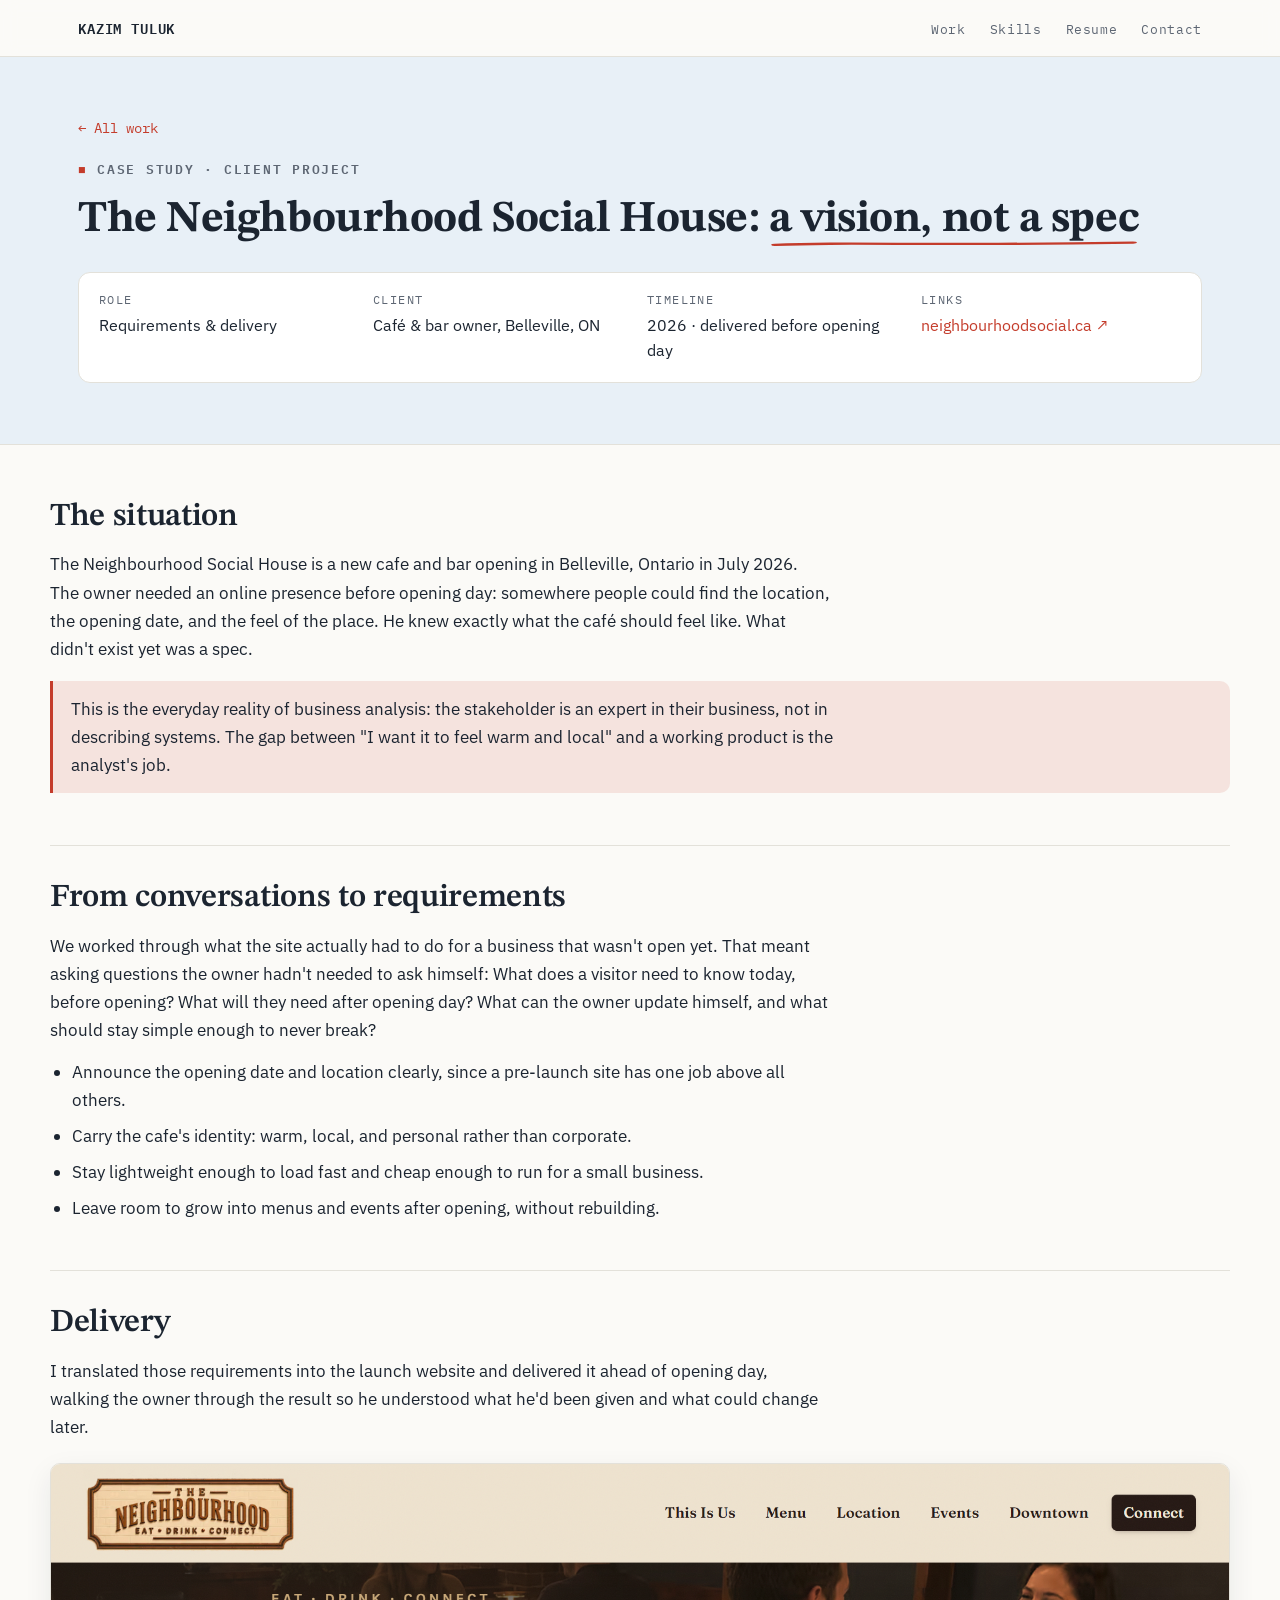
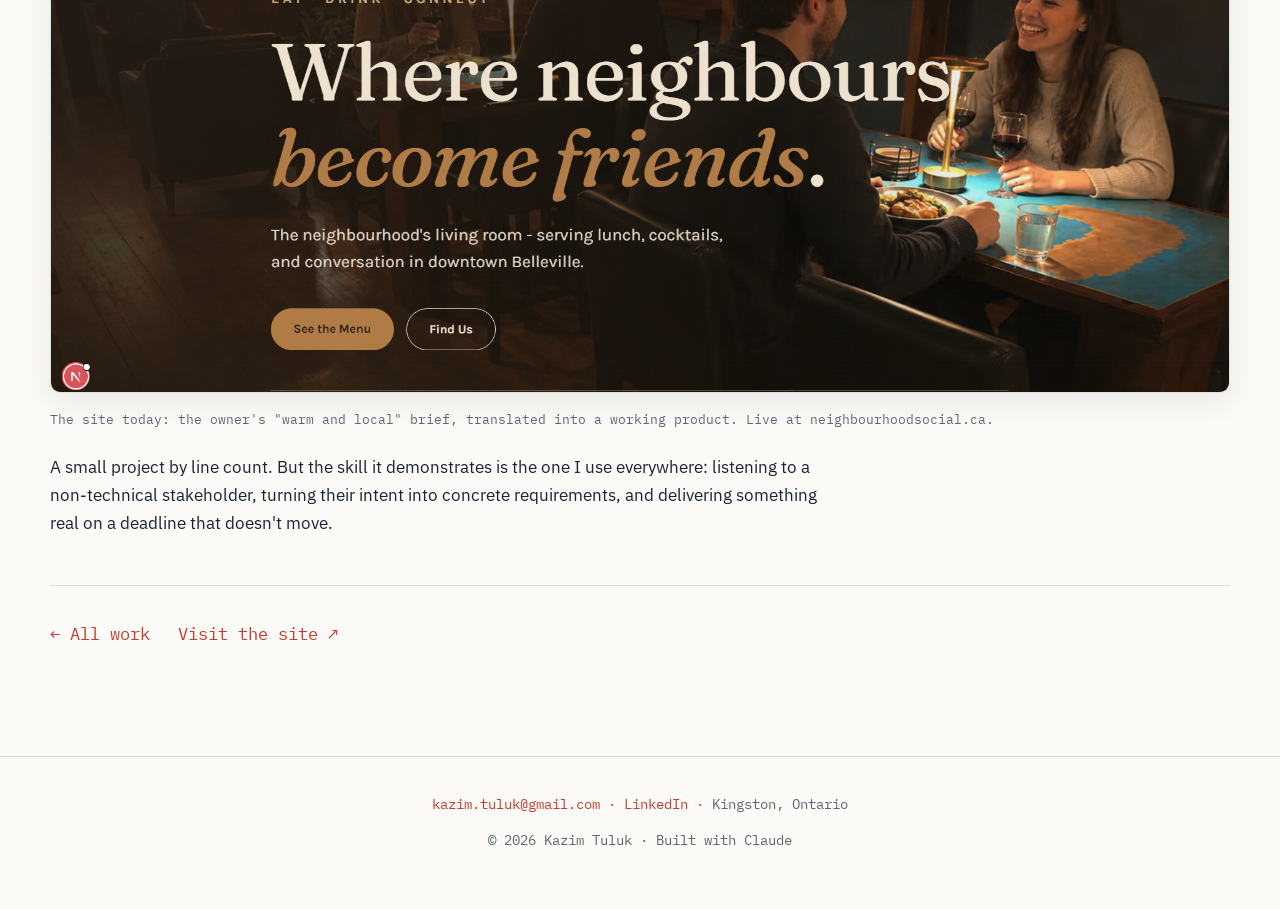
<file: neighbourhood-social.html>
<!DOCTYPE html>
<html lang="en">
<head>
  <meta charset="UTF-8" />
  <meta name="viewport" content="width=device-width, initial-scale=1" />
  <title>The Neighbourhood Social House · Case Study · Kazim Tuluk</title>
  <meta name="description" content="Case study: gathering requirements from a small-business owner and delivering a launch website for a Belleville cafe." />
  <link rel="preconnect" href="https://fonts.googleapis.com">
  <link rel="preconnect" href="https://fonts.gstatic.com" crossorigin>
  <link href="https://fonts.googleapis.com/css2?family=STIX+Two+Text:wght@400;600;700&family=IBM+Plex+Sans:wght@400;500;600&family=IBM+Plex+Mono:wght@400;600&display=swap" rel="stylesheet">
  <link rel="stylesheet" href="style.css">
</head>
<body>

<header class="site">
  <div class="top">
    <a class="brand" href="index.html">KAZIM TULUK</a>
    <nav class="primary" aria-label="Primary">
      <a href="index.html#work">Work</a>
      <a href="index.html#skills">Skills</a>
      <a href="assets/resume.pdf" target="_blank" rel="noreferrer">Resume</a>
      <a href="index.html#contact">Contact</a>
    </nav>
  </div>
</header>

<section class="cs-hero">
  <div class="wrap">
    <a class="back" href="index.html#work">← All work</a>
    <span class="eyebrow" style="margin-top:18px"><span class="tick">■</span> Case study · Client project</span>
    <h1>The Neighbourhood Social House: <span class="pen">a vision, not a spec</span></h1>
    <dl class="cs-meta">
      <div><dt>Role</dt><dd>Requirements &amp; delivery</dd></div>
      <div><dt>Client</dt><dd>Café &amp; bar owner, Belleville, ON</dd></div>
      <div><dt>Timeline</dt><dd>2026 · delivered before opening day</dd></div>
      <div><dt>Links</dt><dd><a href="https://www.neighbourhoodsocial.ca" target="_blank" rel="noreferrer">neighbourhoodsocial.ca ↗</a></dd></div>
    </dl>
  </div>
</section>

<div class="wrap cs-body">

  <section class="section">
    <h2>The situation</h2>
    <p>
      The Neighbourhood Social House is a new cafe and bar opening in Belleville, Ontario in July 2026.
      The owner needed an online presence before opening day: somewhere people could find the location,
      the opening date, and the feel of the place. He knew exactly what the café should feel like.
      What didn't exist yet was a spec.
    </p>
    <div class="callout">
      <p>This is the everyday reality of business analysis: the stakeholder is an expert in their business, not in describing systems. The gap between "I want it to feel warm and local" and a working product is the analyst's job.</p>
    </div>
  </section>

  <section class="section">
    <h2>From conversations to requirements</h2>
    <p>
      We worked through what the site actually had to do for a business that wasn't open yet.
      That meant asking questions the owner hadn't needed to ask himself: What does a visitor need to know
      today, before opening? What will they need after opening day? What can the owner update himself,
      and what should stay simple enough to never break?
    </p>
    <ul>
      <li>Announce the opening date and location clearly, since a pre-launch site has one job above all others.</li>
      <li>Carry the cafe's identity: warm, local, and personal rather than corporate.</li>
      <li>Stay lightweight enough to load fast and cheap enough to run for a small business.</li>
      <li>Leave room to grow into menus and events after opening, without rebuilding.</li>
    </ul>
  </section>

  <section class="section">
    <h2>Delivery</h2>
    <p>
      I translated those requirements into the launch website and delivered it ahead of opening day,
      walking the owner through the result so he understood what he'd been given and what could change later.
    </p>
    <figure class="shot">
      <img src="assets/nsh-home.png" alt="The Neighbourhood Social House launch website" onerror="this.parentElement.style.display='none'">
      <figcaption>The site today: the owner's "warm and local" brief, translated into a working product. Live at neighbourhoodsocial.ca.</figcaption>
    </figure>
    <p>
      A small project by line count. But the skill it demonstrates is the one I use everywhere:
      listening to a non-technical stakeholder, turning their intent into concrete requirements,
      and delivering something real on a deadline that doesn't move.
    </p>
  </section>

  <section class="section">
    <p class="links" style="font-family:'IBM Plex Mono',monospace">
      <a href="index.html#work">← All work</a>
      <a style="margin-left:18px" href="https://www.neighbourhoodsocial.ca" target="_blank" rel="noreferrer">Visit the site ↗</a>
    </p>
  </section>

</div>

<footer class="site">
  <p><a href="mailto:kazim.tuluk@gmail.com">kazim.tuluk@gmail.com</a> · <a href="https://www.linkedin.com/in/kazim-tuluk-b4215170" target="_blank" rel="noreferrer">LinkedIn</a> · Kingston, Ontario</p>
  <p>© <span id="y"></span> Kazim Tuluk · Built with Claude</p>
</footer>
<script>document.getElementById('y').textContent = new Date().getFullYear();</script>
</body>
</html>
</file>
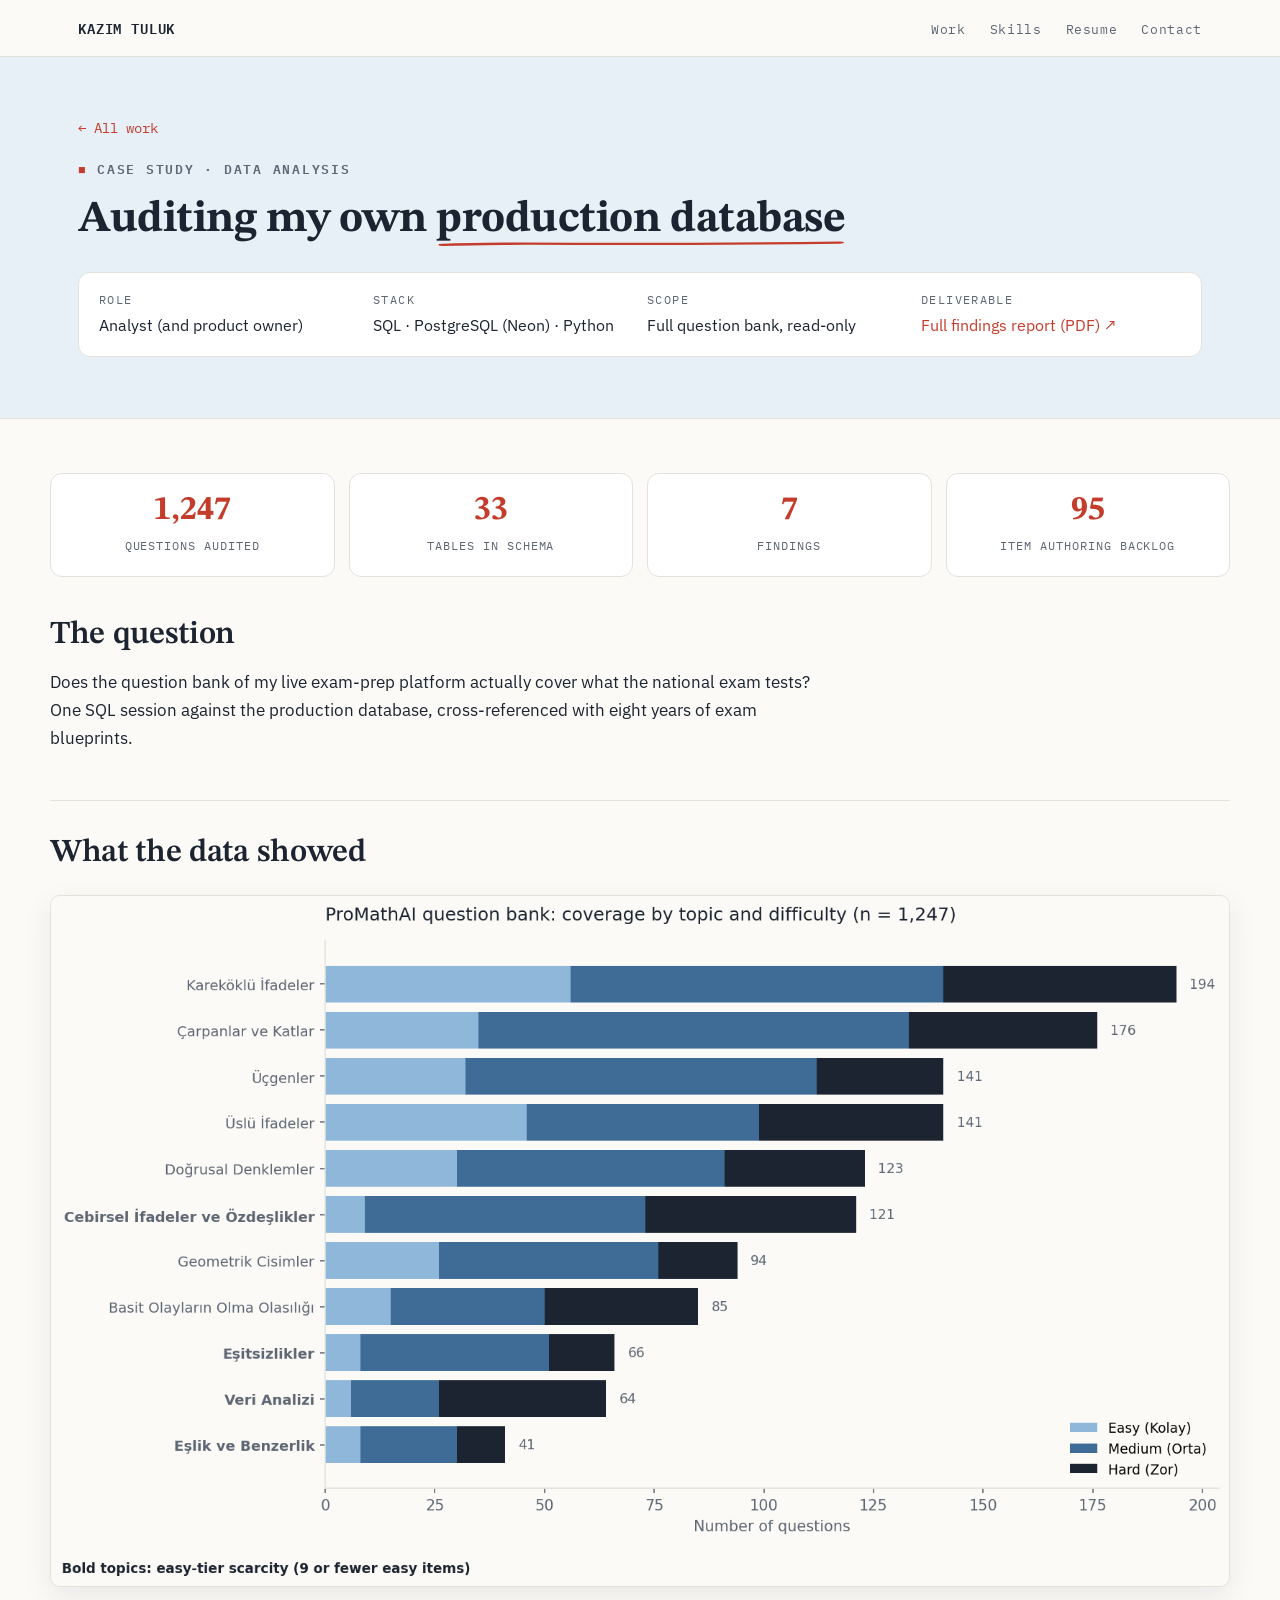
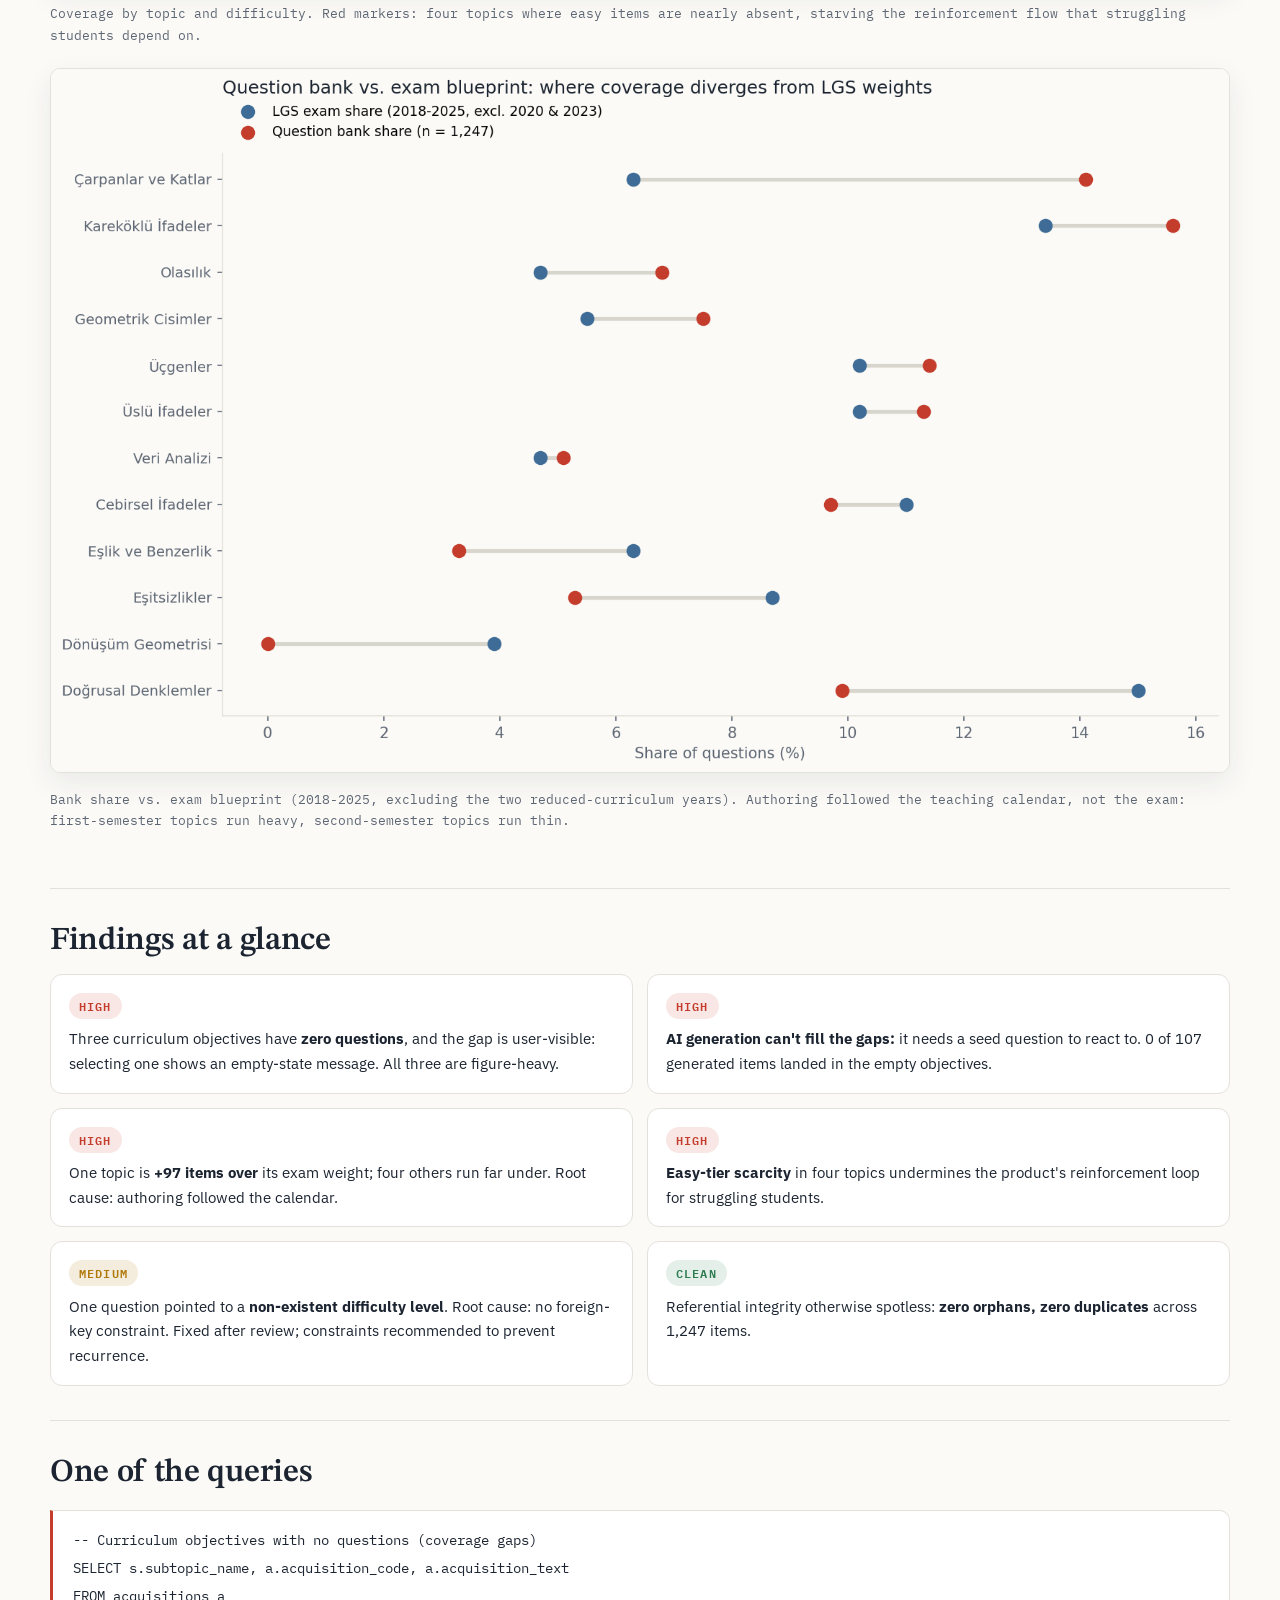
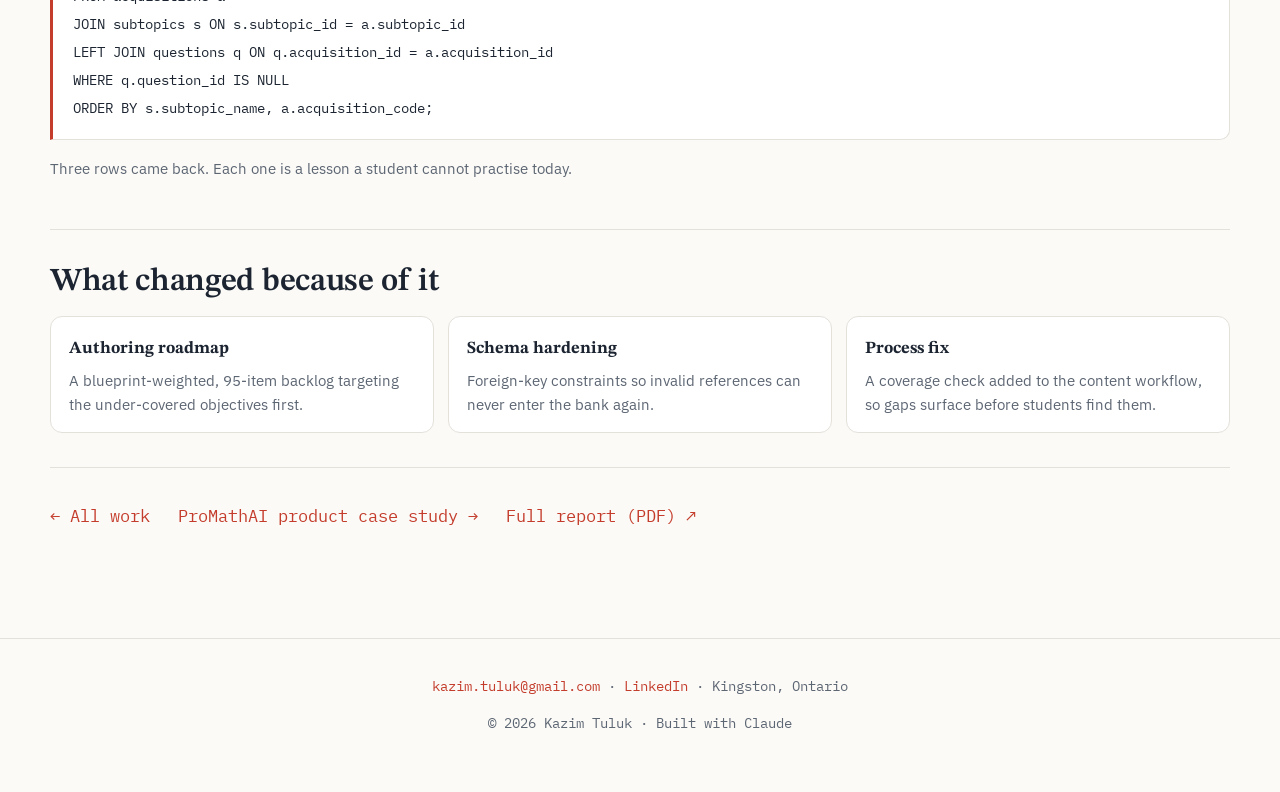
<file: promathai-analytics.html>
<!DOCTYPE html>
<html lang="en">
<head>
  <meta charset="UTF-8" />
  <meta name="viewport" content="width=device-width, initial-scale=1" />
  <title>ProMathAI Analytics · Case Study · Kazim Tuluk</title>
  <meta name="description" content="Case study: a SQL audit of ProMathAI's production question bank. 1,247 items, 7 findings, one authoring roadmap." />
  <link rel="preconnect" href="https://fonts.googleapis.com">
  <link rel="preconnect" href="https://fonts.gstatic.com" crossorigin>
  <link href="https://fonts.googleapis.com/css2?family=STIX+Two+Text:wght@400;600;700&family=IBM+Plex+Sans:wght@400;500;600&family=IBM+Plex+Mono:wght@400;600&display=swap" rel="stylesheet">
  <link rel="stylesheet" href="style.css">
</head>
<body>

<header class="site">
  <div class="top">
    <a class="brand" href="index.html">KAZIM TULUK</a>
    <nav class="primary" aria-label="Primary">
      <a href="index.html#work">Work</a>
      <a href="index.html#skills">Skills</a>
      <a href="assets/resume.pdf" target="_blank" rel="noreferrer">Resume</a>
      <a href="index.html#contact">Contact</a>
    </nav>
  </div>
</header>

<section class="cs-hero">
  <div class="wrap">
    <a class="back" href="index.html#work">← All work</a>
    <span class="eyebrow" style="margin-top:18px"><span class="tick">■</span> Case study · Data analysis</span>
    <h1>Auditing my own <span class="pen">production database</span></h1>
    <dl class="cs-meta">
      <div><dt>Role</dt><dd>Analyst (and product owner)</dd></div>
      <div><dt>Stack</dt><dd>SQL · PostgreSQL (Neon) · Python</dd></div>
      <div><dt>Scope</dt><dd>Full question bank, read-only</dd></div>
      <div><dt>Deliverable</dt><dd><a href="assets/promathai-audit.pdf" target="_blank" rel="noreferrer">Full findings report (PDF) ↗</a></dd></div>
    </dl>
  </div>
</section>

<div class="wrap cs-body">

  <div class="stat-band">
    <div class="stat"><b>1,247</b><span>questions audited</span></div>
    <div class="stat"><b>33</b><span>tables in schema</span></div>
    <div class="stat"><b>7</b><span>findings</span></div>
    <div class="stat"><b>95</b><span>item authoring backlog</span></div>
  </div>

  <section class="section">
    <h2>The question</h2>
    <p>
      Does the question bank of my live exam-prep platform actually cover what the national exam tests?
      One SQL session against the production database, cross-referenced with eight years of exam blueprints.
    </p>
  </section>

  <section class="section">
    <h2>What the data showed</h2>
    <figure class="shot">
      <img src="assets/audit-coverage.png" alt="Question bank coverage by topic and difficulty">
      <figcaption>Coverage by topic and difficulty. Red markers: four topics where easy items are nearly absent, starving the reinforcement flow that struggling students depend on.</figcaption>
    </figure>
    <figure class="shot">
      <img src="assets/audit-blueprint.png" alt="Question bank share vs LGS exam blueprint share">
      <figcaption>Bank share vs. exam blueprint (2018-2025, excluding the two reduced-curriculum years). Authoring followed the teaching calendar, not the exam: first-semester topics run heavy, second-semester topics run thin.</figcaption>
    </figure>
  </section>

  <section class="section">
    <h2>Findings at a glance</h2>
    <div class="finding-grid">
      <div class="finding"><span class="sev high">High</span><p>Three curriculum objectives have <b>zero questions</b>, and the gap is user-visible: selecting one shows an empty-state message. All three are figure-heavy.</p></div>
      <div class="finding"><span class="sev high">High</span><p><b>AI generation can't fill the gaps:</b> it needs a seed question to react to. 0 of 107 generated items landed in the empty objectives.</p></div>
      <div class="finding"><span class="sev high">High</span><p>One topic is <b>+97 items over</b> its exam weight; four others run far under. Root cause: authoring followed the calendar.</p></div>
      <div class="finding"><span class="sev high">High</span><p><b>Easy-tier scarcity</b> in four topics undermines the product's reinforcement loop for struggling students.</p></div>
      <div class="finding"><span class="sev med">Medium</span><p>One question pointed to a <b>non-existent difficulty level</b>. Root cause: no foreign-key constraint. Fixed after review; constraints recommended to prevent recurrence.</p></div>
      <div class="finding"><span class="sev low">Clean</span><p>Referential integrity otherwise spotless: <b>zero orphans, zero duplicates</b> across 1,247 items.</p></div>
    </div>
  </section>

  <section class="section">
    <h2>One of the queries</h2>
    <pre class="sql"><code>-- Curriculum objectives with no questions (coverage gaps)
SELECT s.subtopic_name, a.acquisition_code, a.acquisition_text
FROM acquisitions a
JOIN subtopics s ON s.subtopic_id = a.subtopic_id
LEFT JOIN questions q ON q.acquisition_id = a.acquisition_id
WHERE q.question_id IS NULL
ORDER BY s.subtopic_name, a.acquisition_code;</code></pre>
    <p class="muted" style="font-size:14.5px">Three rows came back. Each one is a lesson a student cannot practise today.</p>
  </section>

  <section class="section">
    <h2>What changed because of it</h2>
    <div class="outcome-grid">
      <div class="outcome"><b>Authoring roadmap</b><p>A blueprint-weighted, 95-item backlog targeting the under-covered objectives first.</p></div>
      <div class="outcome"><b>Schema hardening</b><p>Foreign-key constraints so invalid references can never enter the bank again.</p></div>
      <div class="outcome"><b>Process fix</b><p>A coverage check added to the content workflow, so gaps surface before students find them.</p></div>
    </div>
  </section>

  <section class="section">
    <p class="links" style="font-family:'IBM Plex Mono',monospace">
      <a href="index.html#work">← All work</a>
      <a style="margin-left:18px" href="promathai.html">ProMathAI product case study →</a>
      <a style="margin-left:18px" href="assets/promathai-audit.pdf" target="_blank" rel="noreferrer">Full report (PDF) ↗</a>
    </p>
  </section>

</div>

<footer class="site">
  <p><a href="mailto:kazim.tuluk@gmail.com">kazim.tuluk@gmail.com</a> · <a href="https://www.linkedin.com/in/kazim-tuluk-b4215170" target="_blank" rel="noreferrer">LinkedIn</a> · Kingston, Ontario</p>
  <p>© <span id="y"></span> Kazim Tuluk · Built with Claude</p>
</footer>
<script>document.getElementById('y').textContent = new Date().getFullYear();</script>
</body>
</html>
</file>
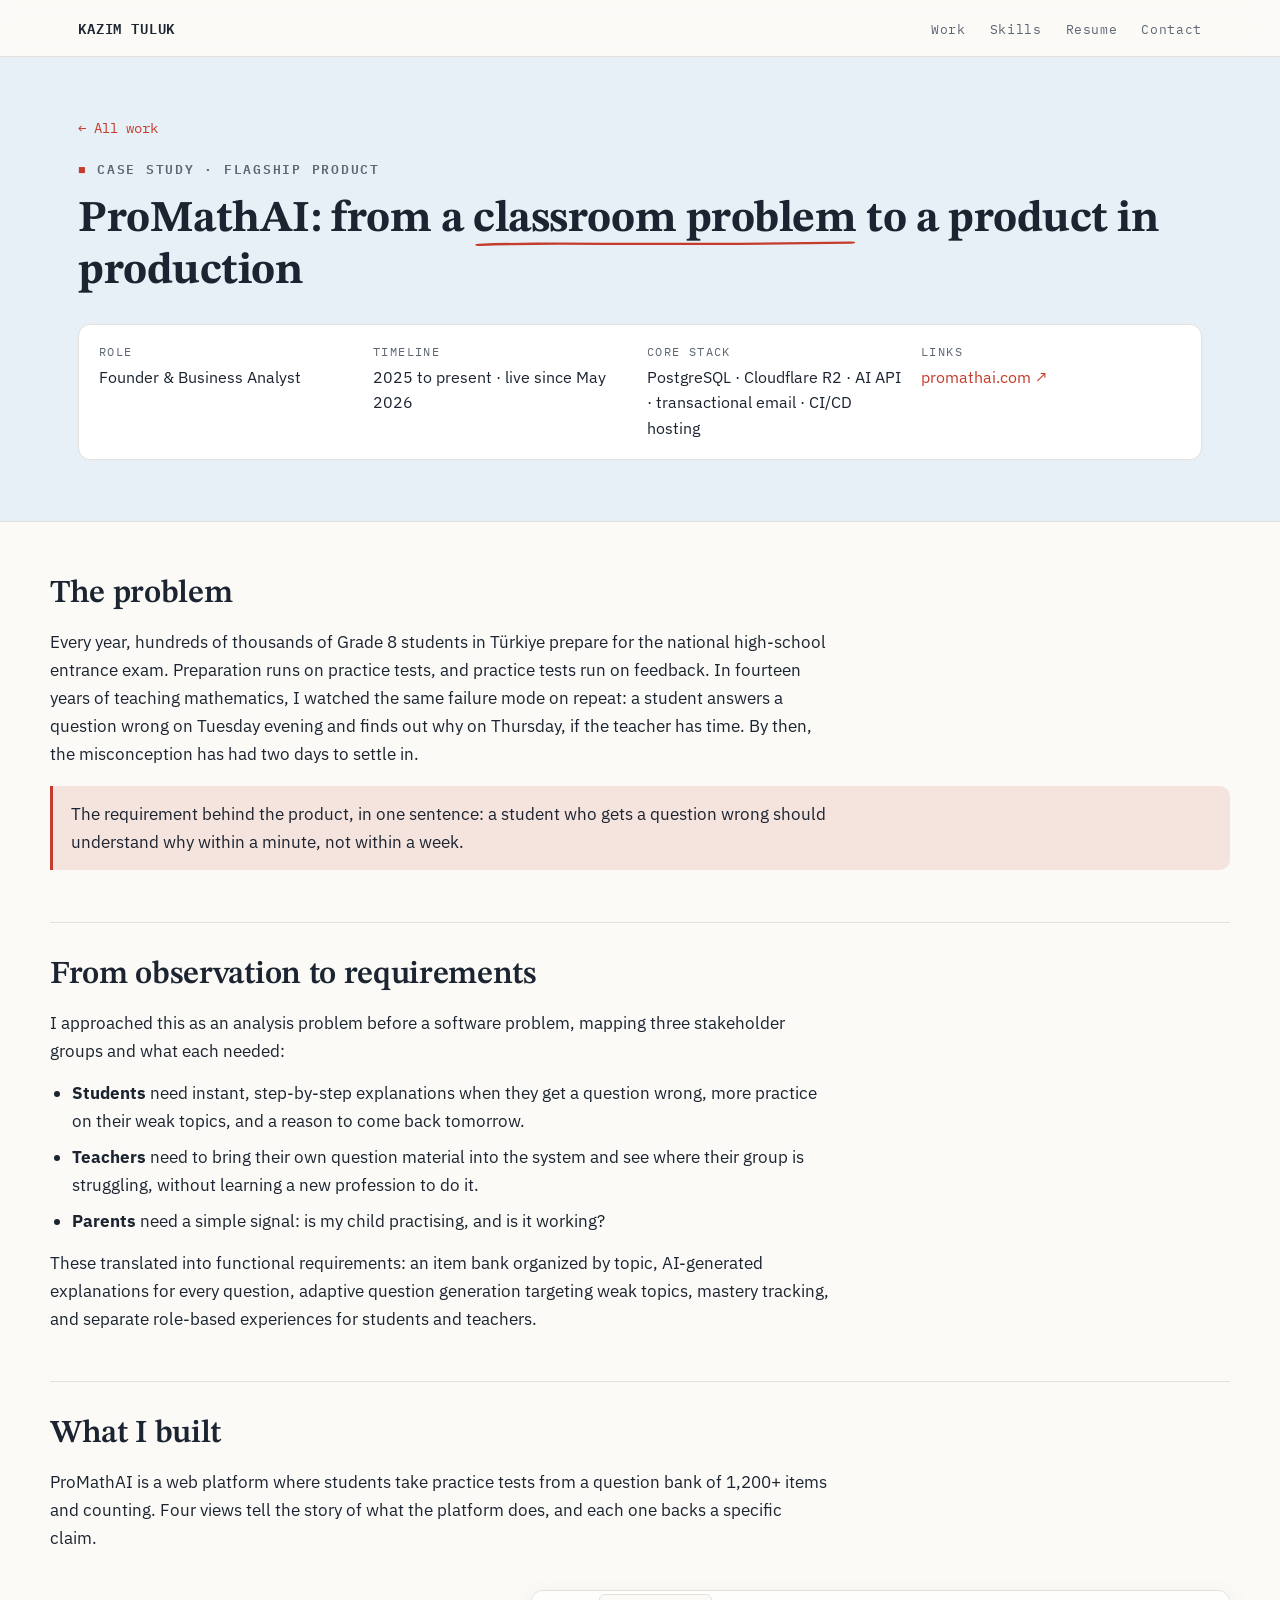
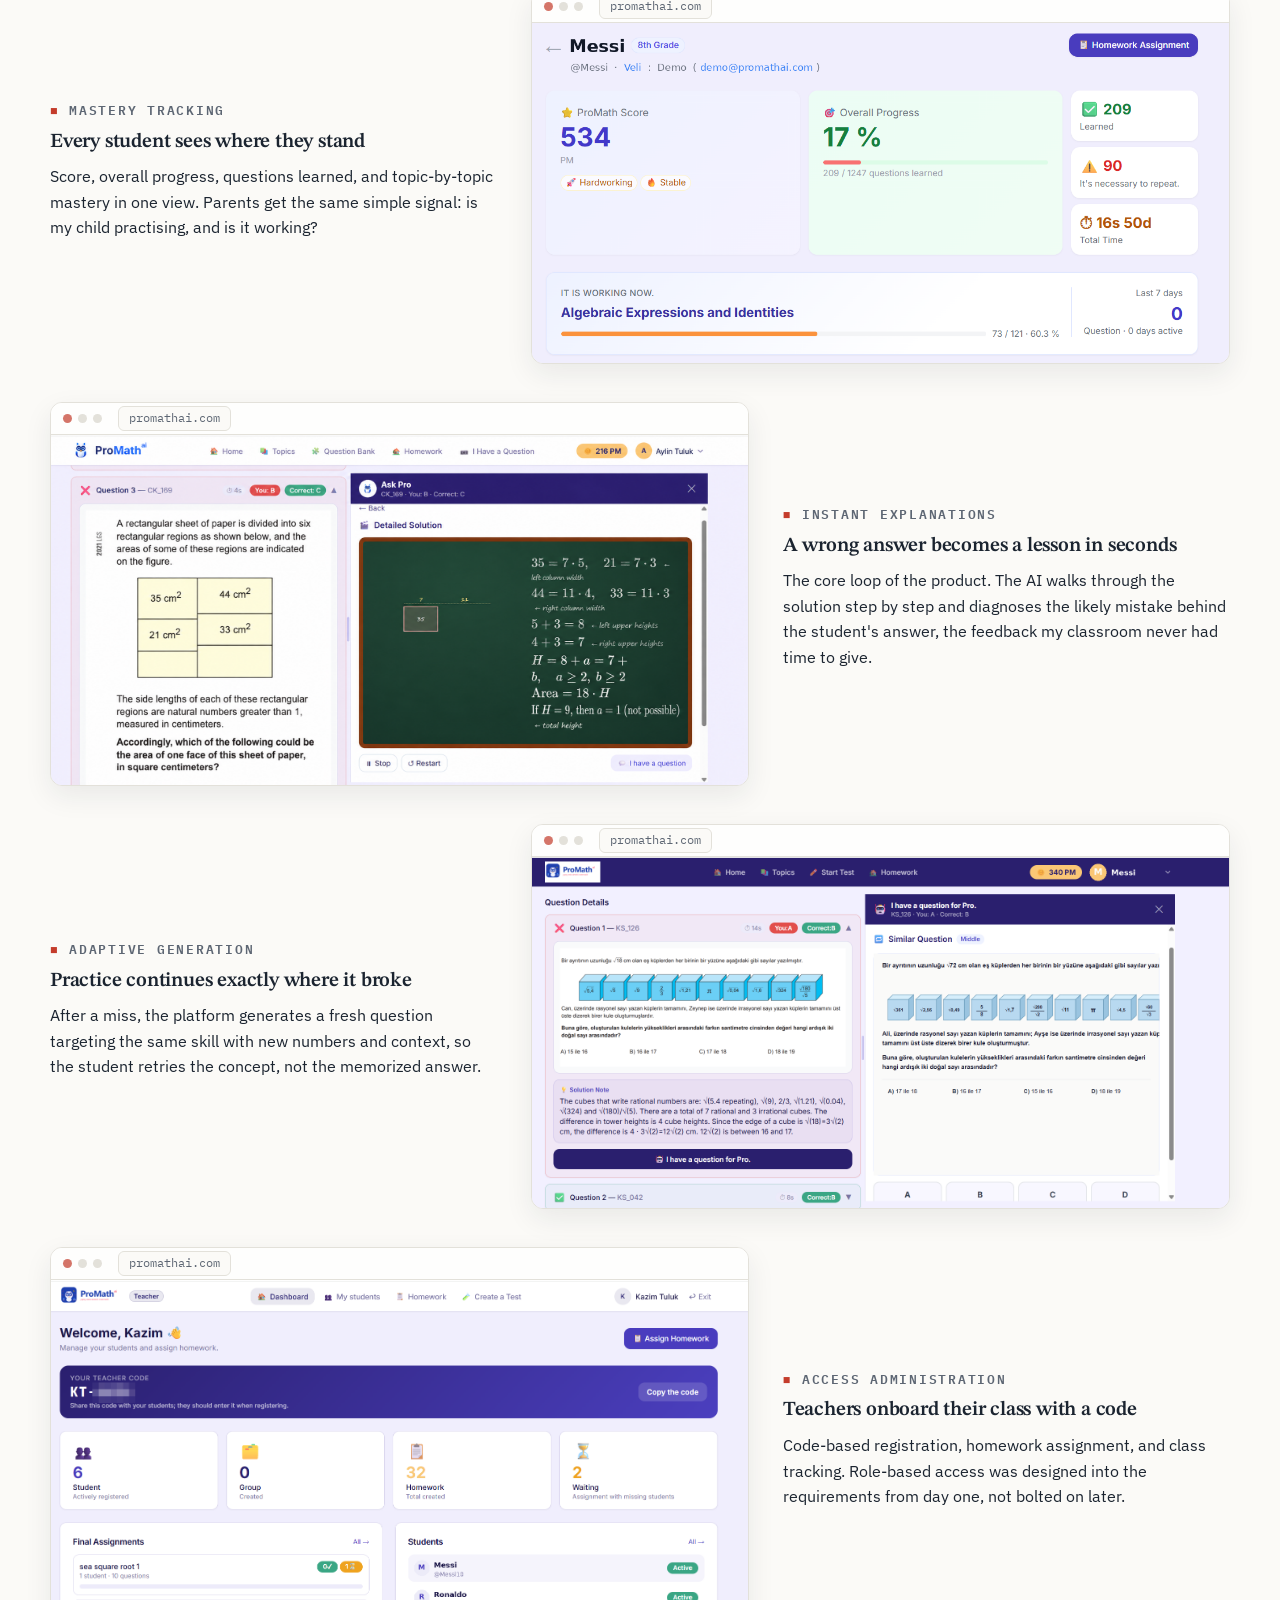
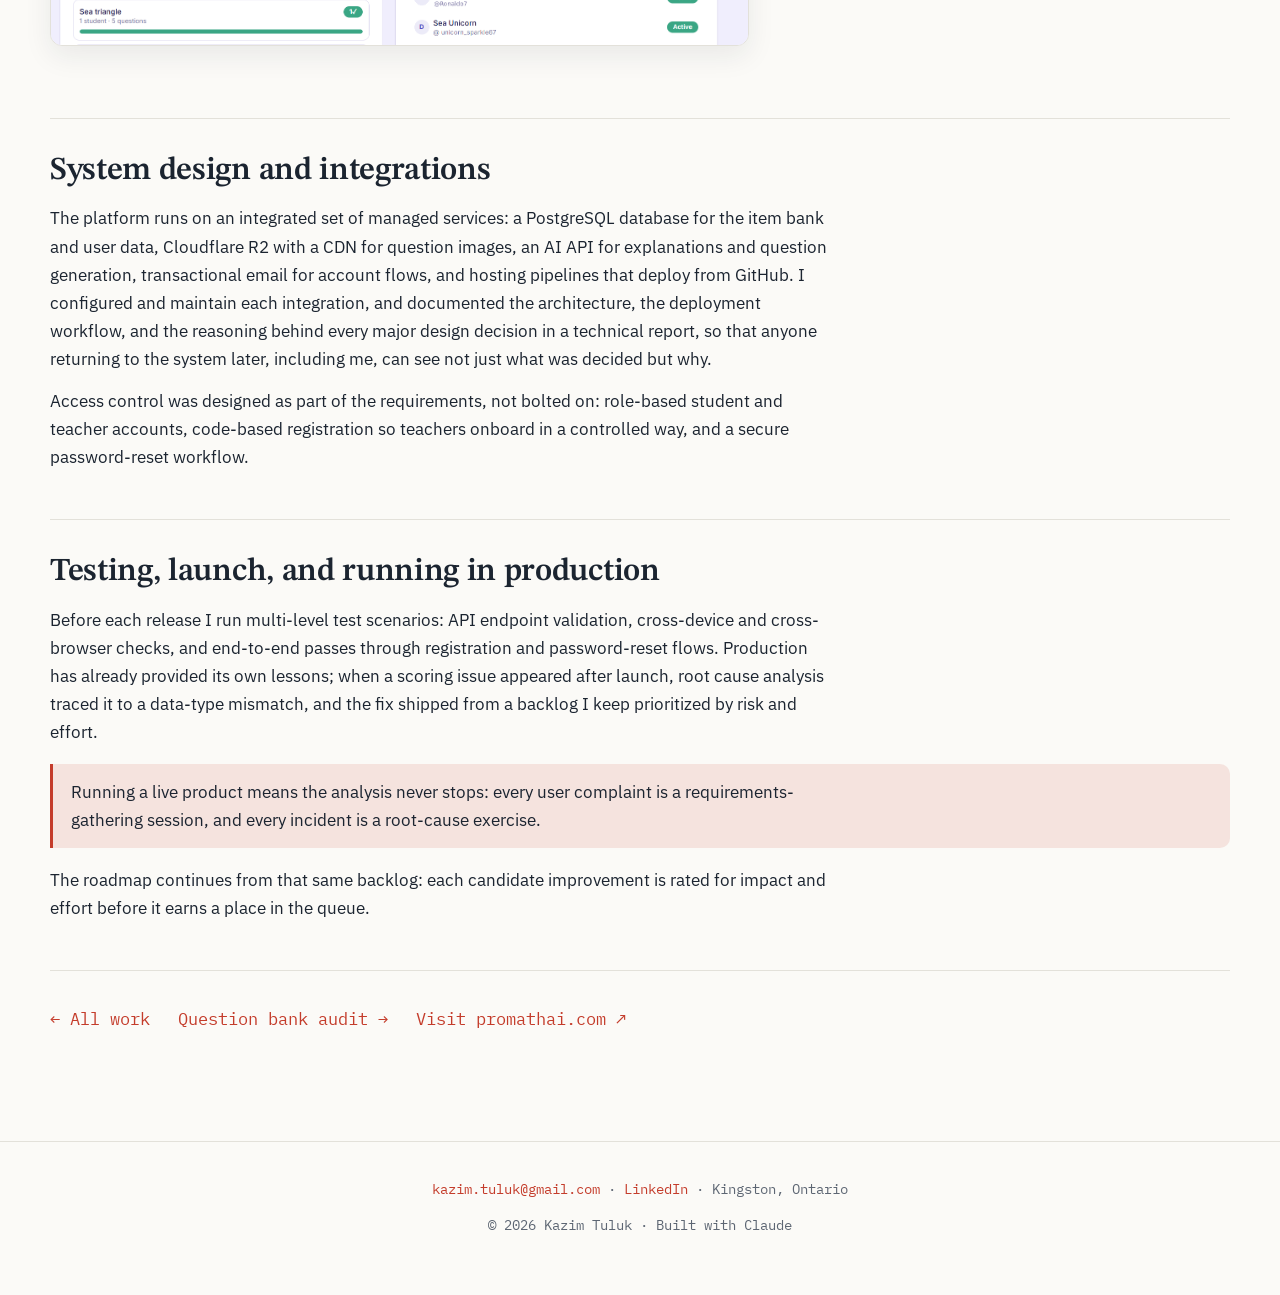
<file: promathai.html>
<!DOCTYPE html>
<html lang="en">
<head>
  <meta charset="UTF-8" />
  <meta name="viewport" content="width=device-width, initial-scale=1" />
  <title>ProMathAI · Case Study · Kazim Tuluk</title>
  <meta name="description" content="Case study: how a classroom problem became promathai.com, an AI-powered math practice platform in production." />
  <link rel="preconnect" href="https://fonts.googleapis.com">
  <link rel="preconnect" href="https://fonts.gstatic.com" crossorigin>
  <link href="https://fonts.googleapis.com/css2?family=STIX+Two+Text:wght@400;600;700&family=IBM+Plex+Sans:wght@400;500;600&family=IBM+Plex+Mono:wght@400;600&display=swap" rel="stylesheet">
  <link rel="stylesheet" href="style.css">
</head>
<body>

<header class="site">
  <div class="top">
    <a class="brand" href="index.html">KAZIM TULUK</a>
    <nav class="primary" aria-label="Primary">
      <a href="index.html#work">Work</a>
      <a href="index.html#skills">Skills</a>
      <a href="assets/resume.pdf" target="_blank" rel="noreferrer">Resume</a>
      <a href="index.html#contact">Contact</a>
    </nav>
  </div>
</header>

<section class="cs-hero">
  <div class="wrap">
    <a class="back" href="index.html#work">← All work</a>
    <span class="eyebrow" style="margin-top:18px"><span class="tick">■</span> Case study · Flagship product</span>
    <h1>ProMathAI: from a <span class="pen">classroom problem</span> to a product in production</h1>
    <dl class="cs-meta">
      <div><dt>Role</dt><dd>Founder &amp; Business Analyst</dd></div>
      <div><dt>Timeline</dt><dd>2025 to present · live since May 2026</dd></div>
      <div><dt>Core stack</dt><dd>PostgreSQL · Cloudflare R2 · AI API · transactional email · CI/CD hosting</dd></div>
      <div><dt>Links</dt><dd><a href="https://promathai.com" target="_blank" rel="noreferrer">promathai.com ↗</a></dd></div>
    </dl>
  </div>
</section>

<div class="wrap cs-body">

  <section class="section">
    <h2>The problem</h2>
    <p>
      Every year, hundreds of thousands of Grade 8 students in Türkiye prepare for the national high-school entrance exam.
      Preparation runs on practice tests, and practice tests run on feedback. In fourteen years of teaching mathematics,
      I watched the same failure mode on repeat: a student answers a question wrong on Tuesday evening and finds out
      why on Thursday, if the teacher has time. By then, the misconception has had two days to settle in.
    </p>
    <div class="callout">
      <p>The requirement behind the product, in one sentence: a student who gets a question wrong should understand why within a minute, not within a week.</p>
    </div>
  </section>

  <section class="section">
    <h2>From observation to requirements</h2>
    <p>
      I approached this as an analysis problem before a software problem, mapping three stakeholder groups and what each needed:
    </p>
    <ul>
      <li><strong>Students</strong> need instant, step-by-step explanations when they get a question wrong, more practice on their weak topics, and a reason to come back tomorrow.</li>
      <li><strong>Teachers</strong> need to bring their own question material into the system and see where their group is struggling, without learning a new profession to do it.</li>
      <li><strong>Parents</strong> need a simple signal: is my child practising, and is it working?</li>
    </ul>
    <p>
      These translated into functional requirements: an item bank organized by topic, AI-generated explanations for
      every question, adaptive question generation targeting weak topics, mastery tracking, and separate role-based
      experiences for students and teachers.
    </p>
  </section>

  <section class="section">
    <h2>What I built</h2>
    <p>
      ProMathAI is a web platform where students take practice tests from a question bank of 1,200+ items and counting.
      Four views tell the story of what the platform does, and each one backs a specific claim.
    </p>

    <div class="feature">
      <div class="feature-text">
        <span class="eyebrow"><span class="tick">■</span> Mastery tracking</span>
        <h3>Every student sees where they stand</h3>
        <p>Score, overall progress, questions learned, and topic-by-topic mastery in one view. Parents get the same simple signal: is my child practising, and is it working?</p>
      </div>
      <figure class="frame">
        <div class="bar"><span></span><span></span><span></span><i>promathai.com</i></div>
        <img src="assets/promathai-student.png" alt="Student dashboard with score, progress, and topic mastery" onerror="this.closest('.feature').style.display='none'">
      </figure>
    </div>

    <div class="feature">
      <div class="feature-text">
        <span class="eyebrow"><span class="tick">■</span> Instant explanations</span>
        <h3>A wrong answer becomes a lesson in seconds</h3>
        <p>The core loop of the product. The AI walks through the solution step by step and diagnoses the likely mistake behind the student's answer, the feedback my classroom never had time to give.</p>
      </div>
      <figure class="frame">
        <div class="bar"><span></span><span></span><span></span><i>promathai.com</i></div>
        <img src="assets/promathai-explanation.png" alt="Step-by-step AI explanation of a missed question" onerror="this.closest('.feature').style.display='none'">
      </figure>
    </div>

    <div class="feature">
      <div class="feature-text">
        <span class="eyebrow"><span class="tick">■</span> Adaptive generation</span>
        <h3>Practice continues exactly where it broke</h3>
        <p>After a miss, the platform generates a fresh question targeting the same skill with new numbers and context, so the student retries the concept, not the memorized answer.</p>
      </div>
      <figure class="frame">
        <div class="bar"><span></span><span></span><span></span><i>promathai.com</i></div>
        <img src="assets/promathai-similar.png" alt="AI-generated similar question next to the original" onerror="this.closest('.feature').style.display='none'">
      </figure>
    </div>

    <div class="feature">
      <div class="feature-text">
        <span class="eyebrow"><span class="tick">■</span> Access administration</span>
        <h3>Teachers onboard their class with a code</h3>
        <p>Code-based registration, homework assignment, and class tracking. Role-based access was designed into the requirements from day one, not bolted on later.</p>
      </div>
      <figure class="frame">
        <div class="bar"><span></span><span></span><span></span><i>promathai.com</i></div>
        <img src="assets/promathai-teacher.png" alt="Teacher dashboard with registration code and class overview" onerror="this.closest('.feature').style.display='none'">
      </figure>
    </div>
  </section>

  <section class="section">
    <h2>System design and integrations</h2>
    <p>
      The platform runs on an integrated set of managed services: a PostgreSQL database for the item bank and user data,
      Cloudflare R2 with a CDN for question images, an AI API for explanations and question generation, transactional
      email for account flows, and hosting pipelines that deploy from GitHub. I configured and maintain each integration,
      and documented the architecture, the deployment workflow, and the reasoning behind every major design decision in
      a technical report, so that anyone returning to the system later, including me, can see not just what was decided
      but why.
    </p>
    <p>
      Access control was designed as part of the requirements, not bolted on: role-based student and teacher accounts,
      code-based registration so teachers onboard in a controlled way, and a secure password-reset workflow.
    </p>
  </section>

  <section class="section">
    <h2>Testing, launch, and running in production</h2>
    <p>
      Before each release I run multi-level test scenarios: API endpoint validation, cross-device and cross-browser
      checks, and end-to-end passes through registration and password-reset flows. Production has already provided its
      own lessons; when a scoring issue appeared after launch, root cause analysis traced it to a data-type mismatch,
      and the fix shipped from a backlog I keep prioritized by risk and effort.
    </p>
    <div class="callout">
      <p>Running a live product means the analysis never stops: every user complaint is a requirements-gathering session, and every incident is a root-cause exercise.</p>
    </div>
    <p>
      The roadmap continues from that same backlog: each candidate improvement is rated for impact and effort before
      it earns a place in the queue.
    </p>
  </section>

  <section class="section">
    <p class="links" style="font-family:'IBM Plex Mono',monospace">
      <a href="index.html#work">← All work</a>
      <a style="margin-left:18px" href="promathai-analytics.html">Question bank audit →</a>
      <a style="margin-left:18px" href="https://promathai.com" target="_blank" rel="noreferrer">Visit promathai.com ↗</a>
    </p>
  </section>

</div>

<footer class="site">
  <p><a href="mailto:kazim.tuluk@gmail.com">kazim.tuluk@gmail.com</a> · <a href="https://www.linkedin.com/in/kazim-tuluk-b4215170" target="_blank" rel="noreferrer">LinkedIn</a> · Kingston, Ontario</p>
  <p>© <span id="y"></span> Kazim Tuluk · Built with Claude</p>
</footer>
<script>document.getElementById('y').textContent = new Date().getFullYear();</script>
</body>
</html>
</file>
<file: style.css>
/* ============================================================
   Kazim Tuluk · Portfolio
   Identity: paper, graph grid, red pen
   Type: STIX Two Text (display) · IBM Plex Sans (body) · IBM Plex Mono (labels)
   ============================================================ */

:root{
  --paper:#FBFAF7;
  --ink:#1B2430;
  --muted:#5D6673;
  --pen:#C43C2B;        /* teacher's red pen */
  --pen-soft:rgba(196,60,43,.12);
  --grid:rgba(27,36,48,.055);
  --grid-strong:rgba(27,36,48,.09);
  --card:#FFFFFF;
  --line:#E3E1DA;
  --banner:#E8F0F7;
  --shadow:0 10px 28px rgba(27,36,48,.08);
}
@media (prefers-color-scheme: dark){
  :root{
    --paper:#12161D;
    --ink:#E8E6E1;
    --muted:#9AA1AB;
    --pen:#E8604C;
    --pen-soft:rgba(232,96,76,.16);
    --grid:rgba(232,230,225,.05);
    --grid-strong:rgba(232,230,225,.08);
    --card:#181D26;
    --line:#2A3140;
    --banner:#1A2532;
    --shadow:0 12px 30px rgba(0,0,0,.4);
  }
}

*{box-sizing:border-box}
html{scroll-behavior:smooth}
@media (prefers-reduced-motion: reduce){
  html{scroll-behavior:auto}
  *{transition:none!important;animation:none!important}
}
html,body{
  margin:0;
  background:var(--paper);
  color:var(--ink);
  font-family:"IBM Plex Sans",system-ui,-apple-system,"Segoe UI",Roboto,Helvetica,Arial,sans-serif;
  font-size:17px;
  line-height:1.65;
}
h1,h2,h3{
  font-family:"STIX Two Text",Georgia,"Times New Roman",serif;
  font-weight:600;
  line-height:1.18;
  letter-spacing:-.01em;
  margin:0 0 12px;
}
h1{font-size:clamp(30px,3.8vw,44px);font-weight:700}
h2{font-size:clamp(24px,3.4vw,32px)}
h3{font-size:20px}
p{margin:0 0 14px}
a{color:var(--pen);text-decoration:none}
a:hover{text-decoration:underline;text-underline-offset:3px}
a:focus-visible,button:focus-visible{outline:2px solid var(--pen);outline-offset:3px;border-radius:2px}
.wrap{max-width:1180px;margin:0 auto;padding:0 28px}
.muted{color:var(--muted)}

/* ---------- mono labels ---------- */
.eyebrow{
  font-family:"IBM Plex Mono",ui-monospace,SFMono-Regular,Menlo,monospace;
  font-weight:600;
  font-size:12.5px;
  letter-spacing:.14em;
  text-transform:uppercase;
  color:var(--muted);
  display:block;
  margin-bottom:10px;
}
.eyebrow .tick{color:var(--pen)}

/* ---------- red pen underline (signature) ---------- */
.pen{
  background-image:url("data:image/svg+xml,%3Csvg xmlns='http://www.w3.org/2000/svg' viewBox='0 0 120 9' preserveAspectRatio='none'%3E%3Cpath d='M2 6.5 C 25 3.5, 55 7.5, 118 4' fill='none' stroke='%23C43C2B' stroke-width='2.6' stroke-linecap='round'/%3E%3C/svg%3E");
  background-repeat:no-repeat;
  background-position:0 100%;
  background-size:100% 8px;
  padding-bottom:6px;
}

/* ---------- header ---------- */
header.site{
  position:sticky;top:0;z-index:20;
  background:color-mix(in srgb, var(--paper) 88%, transparent);
  backdrop-filter:blur(8px);
  border-bottom:1px solid var(--line);
}
.top{display:flex;align-items:center;justify-content:space-between;padding:14px 28px;max-width:1180px;margin:0 auto}
.brand{
  font-family:"IBM Plex Mono",monospace;
  font-weight:600;font-size:14px;letter-spacing:.06em;
  color:var(--ink);
}
.brand:hover{text-decoration:none;color:var(--pen)}
nav.primary a{
  font-family:"IBM Plex Mono",monospace;
  font-size:13px;letter-spacing:.05em;
  color:var(--muted);
  margin-left:20px;
}
nav.primary a:hover{color:var(--pen);text-decoration:none}

/* ---------- hero on graph paper ---------- */
.hero{
  background:var(--banner);
  border-bottom:1px solid var(--line);
}
.hero-inner{
  display:flex;gap:40px;align-items:center;
  padding:72px 0 64px;
}
.hero .info{flex:1;min-width:0}
.hero .lede{font-size:19px;max-width:760px;margin-top:16px}
.avatar{
  width:230px;height:230px;border-radius:50%;object-fit:cover;
  border:5px solid var(--card);box-shadow:var(--shadow);flex:none;
}
@media(max-width:760px){
  .hero-inner{flex-direction:column-reverse;align-items:flex-start;padding:48px 0 44px}
  .avatar{width:150px;height:150px}
}
.chips{margin-top:22px;display:flex;flex-wrap:wrap;gap:10px}
.chip{
  font-family:"IBM Plex Mono",monospace;font-size:13.5px;
  padding:8px 16px;border-radius:999px;
  background:var(--card);border:1px solid var(--line);color:var(--ink);
  transition:border-color .15s ease, transform .15s ease;
}
.chip:hover{border-color:var(--pen);text-decoration:none;transform:translateY(-1px)}
.chip.primary{background:var(--pen);border-color:var(--pen);color:#fff}
.chip.primary:hover{background:var(--pen);opacity:.92}

/* ---------- sections ---------- */
.section{padding:56px 0;scroll-margin-top:80px}
.section + .section{border-top:1px solid var(--line)}
.section-head{margin-bottom:28px}

/* ---------- featured case studies ---------- */
.case{
  display:grid;grid-template-columns:1fr auto;gap:0 26px;
  grid-template-areas:"meta media" "title media" "facts media" "links media";
  align-items:start;
  background:var(--card);border:1px solid var(--line);border-radius:14px;
  padding:26px 28px;margin-bottom:18px;
  transition:border-color .15s ease, box-shadow .15s ease;
}
.case:hover{border-color:var(--pen);box-shadow:var(--shadow)}
.case h3{font-size:23px;margin-bottom:4px}
.case .meta{font-family:"IBM Plex Mono",monospace;font-size:12.5px;letter-spacing:.1em;text-transform:uppercase;color:var(--pen);margin-bottom:12px}
.facts{margin:10px 0 14px;display:grid;gap:8px}
.facts .row{display:grid;grid-template-columns:92px 1fr;gap:12px;align-items:baseline}
.facts dt{
  font-family:"IBM Plex Mono",monospace;font-size:12px;letter-spacing:.1em;
  text-transform:uppercase;color:var(--muted);
}
.facts dd{margin:0}
.case .links{margin-top:6px;font-family:"IBM Plex Mono",monospace;font-size:14px}
.case .links a + a{margin-left:18px}

/* ---------- smaller project grid ---------- */
.projs{display:grid;grid-template-columns:repeat(3,minmax(0,1fr));gap:16px}
@media(max-width:860px){.projs{grid-template-columns:1fr}}
.card{
  background:var(--card);border:1px solid var(--line);border-radius:12px;padding:20px;
  transition:border-color .15s ease, box-shadow .15s ease;
  display:flex;flex-direction:column;
}
.card:hover{border-color:var(--pen);box-shadow:var(--shadow)}
.card h3{font-size:18px}
.card p{font-size:15.5px}
.card .stack{
  font-family:"IBM Plex Mono",monospace;font-size:12.5px;color:var(--muted);
  margin:0 0 10px;
}
.card .links{margin-top:auto;padding-top:10px;font-family:"IBM Plex Mono",monospace;font-size:13.5px}

/* ---------- skills ---------- */
.skill-row{display:grid;grid-template-columns:210px 1fr;gap:16px;padding:14px 0;border-bottom:1px dashed var(--line)}
.skill-row:last-child{border-bottom:none}
.skill-row .label{
  font-family:"IBM Plex Mono",monospace;font-size:13px;letter-spacing:.08em;
  text-transform:uppercase;color:var(--ink);font-weight:600;padding-top:2px;
}
@media(max-width:640px){.skill-row{grid-template-columns:1fr;gap:4px}}

/* ---------- footer ---------- */
footer.site{
  border-top:1px solid var(--line);
  padding:36px 24px 44px;text-align:center;
  font-family:"IBM Plex Mono",monospace;font-size:13.5px;color:var(--muted);
}
footer.site a{color:var(--pen)}

/* ============================================================
   Case-study pages
   ============================================================ */
.cs-hero{
  background:var(--banner);
  border-bottom:1px solid var(--line);
  padding:56px 0 44px;
}
.cs-hero .back{font-family:"IBM Plex Mono",monospace;font-size:13.5px}
.cs-hero h1{margin-top:14px}
.cs-meta{
  margin-top:26px;display:grid;grid-template-columns:repeat(auto-fit,minmax(180px,1fr));gap:14px;
  background:var(--card);border:1px solid var(--line);border-radius:12px;padding:18px 20px;
}
.cs-meta div dt{
  font-family:"IBM Plex Mono",monospace;font-size:11.5px;letter-spacing:.12em;
  text-transform:uppercase;color:var(--muted);margin-bottom:3px;
}
.cs-meta div dd{margin:0;font-size:15.5px}
.cs-body{padding:20px 0 60px}
.cs-body .section{padding:34px 0}
.cs-body h2{margin-bottom:14px}
.cs-body ul{padding-left:22px;margin:0 0 14px}
.cs-body li{margin-bottom:8px}
.callout{
  border-left:3px solid var(--pen);
  background:var(--pen-soft);
  padding:14px 18px;border-radius:0 10px 10px 0;
  margin:18px 0;
}
.callout p{margin:0}
figure.shot{margin:22px 0}
figure.shot img{width:100%;border:1px solid var(--line);border-radius:10px;box-shadow:var(--shadow)}
figure.shot figcaption{
  font-family:"IBM Plex Mono",monospace;font-size:13px;color:var(--muted);margin-top:8px;
}

/* ---------- narrow header ---------- */
@media(max-width:560px){
  .top{flex-wrap:wrap;gap:8px;padding:12px 18px}
  nav.primary{width:100%;display:flex;justify-content:space-between}
  nav.primary a{margin-left:0;font-size:12.5px}
}

/* readable measure inside wide layout */
.cs-body p, .cs-body ul{max-width:78ch}
.facts .row dd{max-width:100ch}

/* case card media column */
.case .meta{grid-area:meta}
.case h3{grid-area:title}
.case .facts{grid-area:facts}
.case .links{grid-area:links}
.case-media{grid-area:media;width:300px;align-self:center}
.case-media img{width:100%;border:1px solid var(--line);border-radius:10px;box-shadow:var(--shadow);display:block}
@media(max-width:900px){
  .case{grid-template-columns:1fr;grid-template-areas:"meta" "title" "facts" "media" "links"}
  .case-media{width:100%;margin:6px 0 10px}
}

/* ---------- case-study feature rows ---------- */
.feature{
  display:grid;grid-template-columns:0.8fr 1.25fr;gap:34px;align-items:center;
  margin:38px 0;
}
.feature:nth-of-type(even){grid-template-columns:1.25fr 0.8fr}
.feature:nth-of-type(even) .feature-text{order:2}
.feature:nth-of-type(even) .frame{order:1}
.feature-text h3{margin:4px 0 10px}
.feature-text p{font-size:15.5px;max-width:none}
.frame{
  margin:0;background:var(--card);border:1px solid var(--line);border-radius:12px;
  box-shadow:var(--shadow);overflow:hidden;
}
.frame .bar{
  display:flex;align-items:center;gap:6px;height:32px;padding:0 12px;
  border-bottom:1px solid var(--line);background:color-mix(in srgb, var(--card) 70%, var(--paper));
}
.frame .bar span{width:9px;height:9px;border-radius:50%;background:var(--line)}
.frame .bar span:first-child{background:var(--pen);opacity:.7}
.frame .bar i{
  font-style:normal;font-family:"IBM Plex Mono",monospace;font-size:11.5px;color:var(--muted);
  margin-left:10px;background:var(--paper);border:1px solid var(--line);border-radius:6px;padding:2px 10px;
}
.frame img{display:block;width:100%}
@media(max-width:860px){
  .feature,.feature:nth-of-type(even){grid-template-columns:1fr}
  .feature:nth-of-type(even) .feature-text{order:1}
  .feature:nth-of-type(even) .frame{order:2}
}

/* ---------- analytics case page ---------- */
.stat-band{
  display:grid;grid-template-columns:repeat(4,1fr);gap:14px;margin:34px 0 6px;
}
.stat{
  background:var(--card);border:1px solid var(--line);border-radius:12px;
  padding:18px 20px;text-align:center;
}
.stat b{
  display:block;font-family:"STIX Two Text",Georgia,serif;font-weight:700;
  font-size:34px;color:var(--pen);line-height:1.1;
}
.stat span{font-family:"IBM Plex Mono",monospace;font-size:12px;letter-spacing:.08em;text-transform:uppercase;color:var(--muted)}
@media(max-width:760px){.stat-band{grid-template-columns:repeat(2,1fr)}}

.finding-grid{display:grid;grid-template-columns:repeat(2,1fr);gap:14px}
@media(max-width:760px){.finding-grid{grid-template-columns:1fr}}
.finding{
  background:var(--card);border:1px solid var(--line);border-radius:12px;padding:16px 18px;
}
.finding p{margin:8px 0 0;font-size:15px;max-width:none}
.sev{
  font-family:"IBM Plex Mono",monospace;font-size:11.5px;letter-spacing:.1em;text-transform:uppercase;
  padding:3px 10px;border-radius:999px;font-weight:600;
}
.sev.high{background:var(--pen-soft);color:var(--pen)}
.sev.med{background:rgba(176,121,10,.14);color:#B0790A}
.sev.low{background:rgba(46,125,80,.12);color:#2E7D50}

pre.sql{
  background:var(--card);border:1px solid var(--line);border-left:3px solid var(--pen);
  border-radius:0 10px 10px 0;padding:16px 20px;overflow-x:auto;
}
pre.sql code{font-family:"IBM Plex Mono",monospace;font-size:13.5px;color:var(--ink);line-height:1.6}

.outcome-grid{display:grid;grid-template-columns:repeat(3,1fr);gap:14px}
@media(max-width:760px){.outcome-grid{grid-template-columns:1fr}}
.outcome{background:var(--card);border:1px solid var(--line);border-radius:12px;padding:16px 18px}
.outcome b{font-family:"STIX Two Text",Georgia,serif;font-size:17px}
.outcome p{margin:6px 0 0;font-size:14.5px;color:var(--muted);max-width:none}
</file>
